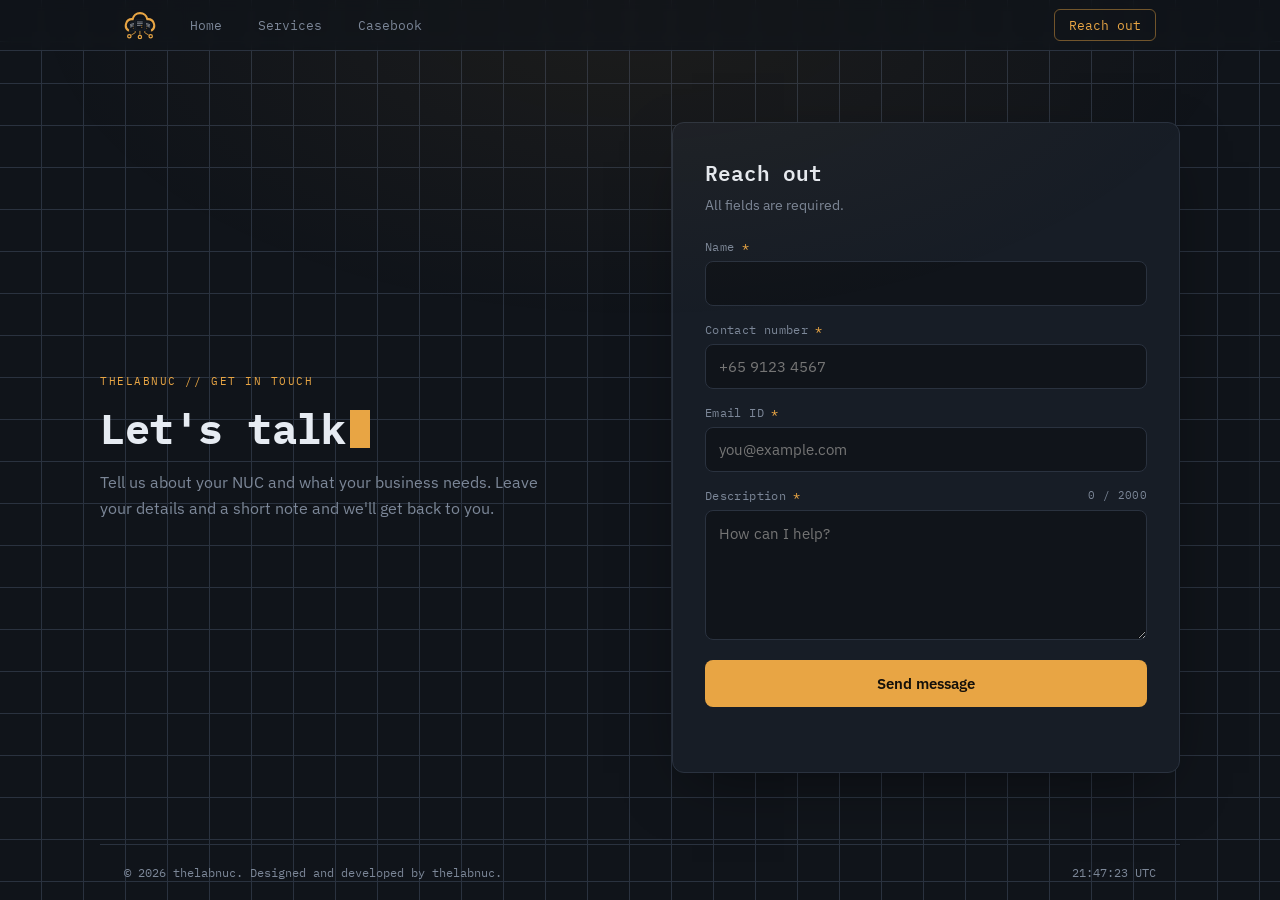
<file: contact.html>
<!DOCTYPE html>
<html lang="en">
<head>
<meta charset="UTF-8">
<meta name="viewport" content="width=device-width, initial-scale=1.0">
<title>thelabnuc // reach out</title>
<meta name="description" content="Get in touch with thelabnuc.">
<meta name="theme-color" content="#10141a">
<link rel="icon" type="image/svg+xml" href="data:image/svg+xml,%3Csvg xmlns='http://www.w3.org/2000/svg' viewBox='-60 -40 824 705'%3E%3Crect x='-60' y='-40' width='824' height='705' rx='120' fill='rgb(16,20,26)'/%3E%3Cpath d='M109 435A137 137 0 0 1 190 180A165 165 0 0 1 514 180A137 137 0 0 1 595 435' fill='none' stroke='rgb(232,165,68)' stroke-width='46'/%3E%3Crect x='258' y='185' width='185' height='237' rx='14' fill='rgb(230,235,242)'/%3E%3Cpolygon points='115,270 243,235 243,425 115,452' fill='rgb(230,235,242)'/%3E%3Cpolygon points='589,270 461,235 461,425 589,452' fill='rgb(230,235,242)'/%3E%3Cpath d='M350 438V522M247 442V478L160 530M457 442V478L544 530' fill='none' stroke='rgb(232,165,68)' stroke-width='22'/%3E%3Ccircle cx='350' cy='572' r='38' fill='none' stroke='rgb(232,165,68)' stroke-width='26'/%3E%3Ccircle cx='117' cy='555' r='38' fill='none' stroke='rgb(232,165,68)' stroke-width='26'/%3E%3Ccircle cx='587' cy='555' r='38' fill='none' stroke='rgb(232,165,68)' stroke-width='26'/%3E%3C/svg%3E">
<link rel="preconnect" href="https://fonts.googleapis.com">
<link rel="preconnect" href="https://fonts.gstatic.com" crossorigin>
<link href="https://fonts.googleapis.com/css2?family=IBM+Plex+Mono:wght@400;500;600;700&family=IBM+Plex+Sans:wght@400;500;600&display=swap" rel="stylesheet">
<style>
  :root {
    --bg: #10141a; --panel: #171d26; --line: #2a323f; --text: #e6ebf2; --muted: #7c8798;
    --amber: #e8a544; --green: #5fbf7d; --red: #e05d5d;
    --mono: 'IBM Plex Mono', ui-monospace, 'SF Mono', Menlo, monospace;
    --sans: 'IBM Plex Sans', system-ui, sans-serif;
  }
  * { box-sizing: border-box; }
  html, body { margin: 0; padding: 0; background: var(--bg); color: var(--text); font-family: var(--sans); min-height: 100vh; }
  body {
    background-image: linear-gradient(var(--line) 1px, transparent 1px), linear-gradient(90deg, var(--line) 1px, transparent 1px);
    background-size: 42px 42px; background-position: -1px -1px; background-color: var(--bg); background-attachment: fixed;
    position: relative; display: flex; flex-direction: column;
  }
  body::before { content: ""; position: fixed; inset: 0; background: radial-gradient(ellipse 80% 60% at 50% 0%, rgba(232,165,68,0.06), transparent 60%); pointer-events: none; }
  .tln-logo { display: block; width: 100%; height: auto; overflow: visible; }

  .tabbar { position: relative; z-index: 5; border-bottom: 1px solid var(--line); background: rgba(16,20,26,0.72); backdrop-filter: blur(6px); -webkit-backdrop-filter: blur(6px); }
  .tabbar-inner { max-width: 1080px; margin: 0 auto; padding: 0 24px; display: flex; align-items: center; gap: 4px; }
  .tab-brand { display: block; width: 32px; margin-right: 14px; flex-shrink: 0; }
  .tab { font-family: var(--mono); font-size: 13px; color: var(--muted); text-decoration: none; padding: 17px 16px 15px; border-bottom: 2px solid transparent; margin-bottom: -1px; transition: color .15s ease, border-color .15s ease; }
  .tab:hover, .tab:focus-visible { color: var(--text); outline: none; }
  .tab.active { color: var(--amber); border-bottom-color: var(--amber); }
  .tab-auth { margin-left: auto; font-family: var(--mono); font-size: 12.5px; color: var(--amber); text-decoration: none; border: 1px solid rgba(232,165,68,0.45); padding: 7px 14px; border-radius: 6px; transition: color .15s ease, border-color .15s ease, background .15s ease; }
  .tab-auth:hover, .tab-auth:focus-visible { color: #14100a; background: var(--amber); border-color: var(--amber); outline: none; }

  main { flex: 1; display: flex; align-items: center; justify-content: center; padding: 40px 24px; }
  .split { max-width: 1080px; width: 100%; display: grid; grid-template-columns: 1fr 1fr; gap: 64px; align-items: center; }
  .eyebrow { font-family: var(--mono); font-size: 11px; letter-spacing: .14em; text-transform: uppercase; color: var(--amber); margin: 0 0 16px; }
  h1 { font-family: var(--mono); font-weight: 700; font-size: clamp(30px, 4.2vw, 42px); line-height: 1.2; margin: 0 0 16px; letter-spacing: -.01em; }
  h1 .cursor { display: inline-block; width: .48em; height: .9em; background: var(--amber); vertical-align: -.1em; margin-left: 4px; animation: blink 1.1s step-end infinite; }
  @keyframes blink { 0%, 49% { opacity: 1; } 50%, 100% { opacity: 0; } }
  .lead { color: var(--muted); font-size: 15.5px; line-height: 1.65; max-width: 44ch; margin: 0; }

  .card { background: var(--panel); border: 1px solid var(--line); border-radius: 12px; padding: 32px; box-shadow: 0 20px 60px -20px rgba(0,0,0,.5); }
  .card h2 { font-family: var(--mono); font-size: 21px; font-weight: 600; margin: 0 0 6px; }
  .card .sub { color: var(--muted); font-size: 13.5px; line-height: 1.6; margin: 0 0 22px; }
  label { display: block; font-family: var(--mono); font-size: 12px; letter-spacing: .03em; color: var(--muted); margin-top: 16px; }
  label .req { color: var(--amber); }
  input, textarea {
    display: block; width: 100%; margin-top: 7px; padding: 12px 13px; font: 400 14.5px var(--sans); color: var(--text);
    background: var(--bg); border: 1px solid var(--line); border-radius: 8px; transition: border-color .15s ease;
  }
  textarea { min-height: 130px; resize: vertical; line-height: 1.5; }
  input:focus, textarea:focus { outline: none; border-color: var(--amber); }
  input[aria-invalid="true"], textarea[aria-invalid="true"] { border-color: var(--red); }
  .count { float: right; font-size: 11px; }
  .field-err { color: var(--red); font-size: 12px; min-height: 1.1em; margin-top: 5px; font-family: var(--sans); letter-spacing: 0; }
  .hp { position: absolute; left: -10000px; width: 1px; height: 1px; overflow: hidden; }
  .send-btn { display: flex; align-items: center; justify-content: center; gap: 10px; width: 100%; margin-top: 20px; background: var(--amber); color: #14100a; border: none; border-radius: 8px; padding: 14px 18px; font: 600 14.5px var(--sans); cursor: pointer; transition: filter .15s ease, transform .15s ease; }
  .send-btn:hover:not(:disabled), .send-btn:focus-visible { filter: brightness(1.08); transform: translateY(-1px); outline: none; }
  .send-btn:disabled { opacity: .6; cursor: wait; }
  .form-msg { margin-top: 14px; font-size: 13.5px; line-height: 1.5; min-height: 1.4em; }
  .form-msg.err { color: var(--red); }
  .success { text-align: center; padding: 18px 0 6px; }
  .success .tick { width: 48px; height: 48px; margin: 0 auto 14px; border-radius: 50%; border: 1.5px solid var(--green); color: var(--green); display: flex; align-items: center; justify-content: center; box-shadow: 0 0 18px rgba(95,191,125,.25); }
  .success h2 { margin-bottom: 8px; }
  .success .again { margin-top: 18px; font: 600 13px var(--mono); color: var(--amber); background: none; border: 1px solid rgba(232,165,68,.45); border-radius: 6px; padding: 9px 16px; cursor: pointer; }
  .success .again:hover { background: var(--amber); color: #14100a; }
  [hidden] { display: none !important; }

  footer { padding: 20px 24px; border-top: 1px solid var(--line); font-family: var(--mono); font-size: 12px; color: var(--muted); display: flex; justify-content: space-between; align-items: center; flex-wrap: wrap; gap: 10px; max-width: 1080px; width: 100%; margin: 0 auto; }

  @media (max-width: 860px) { .split { grid-template-columns: 1fr; gap: 36px; } .card { max-width: 520px; margin: 0 auto; width: 100%; } }
  @media (max-width: 480px) { .card { padding: 26px 20px; } .tabbar-inner { padding: 0 12px; } .tab { padding: 15px 10px 13px; } .tab-brand { width: 28px; margin-right: 6px; } footer { flex-direction: column; align-items: flex-start; gap: 6px; } }
  @media (prefers-reduced-motion: reduce) { .cursor { animation: none; } }
</style>
</head>
<body>
  <svg width="0" height="0" style="position:absolute" aria-hidden="true" focusable="false">
    <symbol id="tln-logo" viewBox="0 0 704 625">
      <!-- cloud -->
      <path d="M109 435A137 137 0 0 1 190 180A165 165 0 0 1 514 180A137 137 0 0 1 595 435"
            fill="none" stroke-width="46" style="stroke:var(--amber)"/>
      <!-- servers -->
      <g stroke-width="5" stroke-linejoin="round" style="fill:var(--bg);stroke:#3a4456">
        <rect x="258" y="185" width="185" height="237" rx="14"/>
        <polygon points="115,270 243,235 243,425 115,452"/>
        <polygon points="589,270 461,235 461,425 589,452"/>
      </g>
      <!-- server slots -->
      <g fill="none" stroke-width="11" stroke-linecap="round" style="stroke:var(--text)">
        <path d="M295 242H403M295 278H403M295 317H360"/>
        <path d="M143 297L210 276M143 323L210 305M143 352L180 342"/>
        <path d="M561 297L494 276M561 323L494 305M561 352L524 342"/>
      </g>
      <!-- status LEDs -->
      <g style="fill:var(--amber)">
        <circle cx="392" cy="321" r="11"/><circle cx="392" cy="359" r="11"/>
        <circle cx="203" cy="343" r="9"/><circle cx="203" cy="380" r="9"/>
        <circle cx="501" cy="343" r="9"/><circle cx="501" cy="380" r="9"/>
      </g>
      <!-- connectors + nodes -->
      <g fill="none" stroke-width="18" stroke-linejoin="round" style="stroke:var(--amber)">
        <path d="M350 438V522"/>
        <path d="M247 442V478L160 530"/>
        <path d="M457 442V478L544 530"/>
      </g>
      <g fill="none" stroke-width="26" style="stroke:var(--amber)">
        <circle cx="350" cy="572" r="37"/>
        <circle cx="117" cy="555" r="37"/>
        <circle cx="587" cy="555" r="37"/>
      </g>
    </symbol>
  </svg>


  <nav class="tabbar" aria-label="Sections">
    <div class="tabbar-inner">
      <a class="tab-brand" href="index.html#home" aria-label="theLabNUC home"><svg class="tln-logo" viewBox="0 0 704 625"><use href="#tln-logo"/></svg></a>
      <a class="tab" href="index.html#home">Home</a>
      <a class="tab" href="index.html#services">Services</a>
      <a class="tab" href="index.html#casebook">Casebook</a>
      <a class="tab-auth" href="contact.html" aria-current="page">Reach out</a>
    </div>
  </nav>

  <main>
    <div class="split">
      <div>
        <p class="eyebrow">thelabnuc // get in touch</p>
        <h1>Let's talk<span class="cursor"></span></h1>
        <p class="lead">Tell us about your NUC and what your business needs. Leave your details and a short note and we'll get back to you.</p>
      </div>

      <div class="card">
        <form id="contactForm" novalidate>
          <h2>Reach out</h2>
          <p class="sub">All fields are required.</p>

          <label for="name">Name <span class="req">*</span>
            <input id="name" name="name" autocomplete="name" maxlength="100" required>
            <span class="field-err" id="err-name"></span>
          </label>
          <label for="phone">Contact number <span class="req">*</span>
            <input id="phone" name="phone" type="tel" inputmode="tel" autocomplete="tel" maxlength="25" placeholder="+65 9123 4567" required>
            <span class="field-err" id="err-phone"></span>
          </label>
          <label for="email">Email ID <span class="req">*</span>
            <input id="email" name="email" type="email" autocomplete="email" maxlength="254" placeholder="you@example.com" required>
            <span class="field-err" id="err-email"></span>
          </label>
          <label for="message">Description <span class="req">*</span> <span class="count" id="count">0 / 2000</span>
            <textarea id="message" name="message" maxlength="2000" required placeholder="How can I help?"></textarea>
            <span class="field-err" id="err-message"></span>
          </label>

          <!-- Honeypot: real visitors never see or fill this -->
          <div class="hp" aria-hidden="true"><label>Website <input name="website" id="website" tabindex="-1" autocomplete="off"></label></div>

          <button class="send-btn" id="sendBtn" type="submit">Send message</button>
          <div class="form-msg" id="formMsg" role="status" aria-live="polite"></div>
        </form>

        <div class="success" id="success" hidden>
          <div class="tick"><svg width="24" height="24" viewBox="0 0 24 24" fill="none" stroke="currentColor" stroke-width="2.2" stroke-linecap="round" stroke-linejoin="round"><polyline points="20 6 9 17 4 12"/></svg></div>
          <h2>Message sent</h2>
          <p class="sub">Thanks, we'll get back to you soon.</p>
          <button class="again" id="again" type="button">Send another</button>
        </div>
      </div>
    </div>
  </main>

  <footer>
    <span>&copy; 2026 thelabnuc. Designed and developed by thelabnuc.</span>
    <span id="clockFooter"></span>
  </footer>

  <script>
    // Web3Forms sends each submission to thelabnuc@gmail.com.
    // Get the access key at https://web3forms.com (enter thelabnuc@gmail.com, the key is emailed to you)
    // and paste it below. The key is meant to be public, so it is fine in this file.
    const WEB3FORMS_KEY = '0d5d0297-62f9-4229-8a22-0d37c2adf7ad';
    const CONTACT_ENDPOINT = 'https://api.web3forms.com/submit';

    const $ = (id) => document.getElementById(id);
    const form = $('contactForm');
    const fields = ['name', 'phone', 'email', 'message'];

    function tick() {
      const opts = { hour: '2-digit', minute: '2-digit', second: '2-digit', hour12: false };
      let tz = '';
      try { tz = (new Intl.DateTimeFormat('en-US', { timeZoneName: 'short' }).formatToParts(new Date()).find(p => p.type === 'timeZoneName') || {}).value || ''; } catch (e) {}
      $('clockFooter').textContent = new Date().toLocaleTimeString('en-GB', opts) + (tz ? ' ' + tz : '');
    }
    tick(); setInterval(tick, 1000);

    $('message').addEventListener('input', () => { $('count').textContent = $('message').value.length + ' / 2000'; });

    const rules = {
      name:    (v) => v.length < 2 ? 'Please enter your name.' : '',
      phone:   (v) => (/^\+?[0-9][0-9 ()\-]{5,23}$/.test(v) && (v.match(/[0-9]/g) || []).length >= 7) ? '' : 'Enter a valid contact number, for example +65 9123 4567.',
      email:   (v) => /^[^\s@]+@[^\s@]+\.[^\s@]{2,}$/.test(v) ? '' : 'Enter a valid email address.',
      message: (v) => v.length < 10 ? 'Please add a few more details (at least 10 characters).' : ''
    };

    function validate() {
      let first = null;
      fields.forEach((f) => {
        const el = $(f), msg = rules[f](el.value.trim());
        $('err-' + f).textContent = msg;
        el.setAttribute('aria-invalid', msg ? 'true' : 'false');
        if (msg && !first) first = el;
      });
      if (first) first.focus();
      return !first;
    }
    fields.forEach((f) => $(f).addEventListener('input', () => { if ($(f).getAttribute('aria-invalid') === 'true') { const m = rules[f]($(f).value.trim()); $('err-' + f).textContent = m; $(f).setAttribute('aria-invalid', m ? 'true' : 'false'); } }));

    function setMsg(text, isErr) { const m = $('formMsg'); m.textContent = text || ''; m.className = 'form-msg' + (isErr ? ' err' : ''); }

    form.addEventListener('submit', async (e) => {
      e.preventDefault();
      setMsg('');
      if (!validate()) return;
      if (WEB3FORMS_KEY.indexOf('PASTE_') === 0) { setMsg('The form is not set up yet: the Web3Forms access key is missing.', true); return; }
      const btn = $('sendBtn');
      btn.disabled = true; btn.textContent = 'Sending…';
      const controller = new AbortController();
      const timer = setTimeout(() => controller.abort(), 20000);
      try {
        const res = await fetch(CONTACT_ENDPOINT, {
          method: 'POST',
          headers: { 'Content-Type': 'application/json', 'Accept': 'application/json' },
          body: JSON.stringify({
            access_key: WEB3FORMS_KEY,
            subject: 'thelabnuc.com contact form: ' + $('name').value.trim(),
            from_name: 'thelabnuc.com',
            name: $('name').value.trim(), phone: $('phone').value.trim(),
            email: $('email').value.trim(), message: $('message').value.trim(),
            botcheck: $('website').value
          }),
          signal: controller.signal
        });
        let data = {};
        try { data = await res.json(); } catch (err) { /* not JSON */ }
        if (!res.ok || data.success === false) throw new Error(data.message || 'Could not send your message (error ' + res.status + '). Please try again later.');
        form.hidden = true; $('success').hidden = false;
      } catch (err) {
        setMsg(err.name === 'AbortError' ? 'The request timed out. Please try again.' : (err.message === 'Failed to fetch' ? 'Could not reach the server. Please try again later.' : err.message), true);
      } finally {
        clearTimeout(timer);
        btn.disabled = false; btn.textContent = 'Send message';
      }
    });

    $('again').addEventListener('click', () => {
      form.reset(); $('count').textContent = '0 / 2000';
      fields.forEach((f) => $(f).removeAttribute('aria-invalid'));
      $('success').hidden = true; form.hidden = false; setMsg(''); $('name').focus();
    });
  </script>
</body>
</html>
</file>
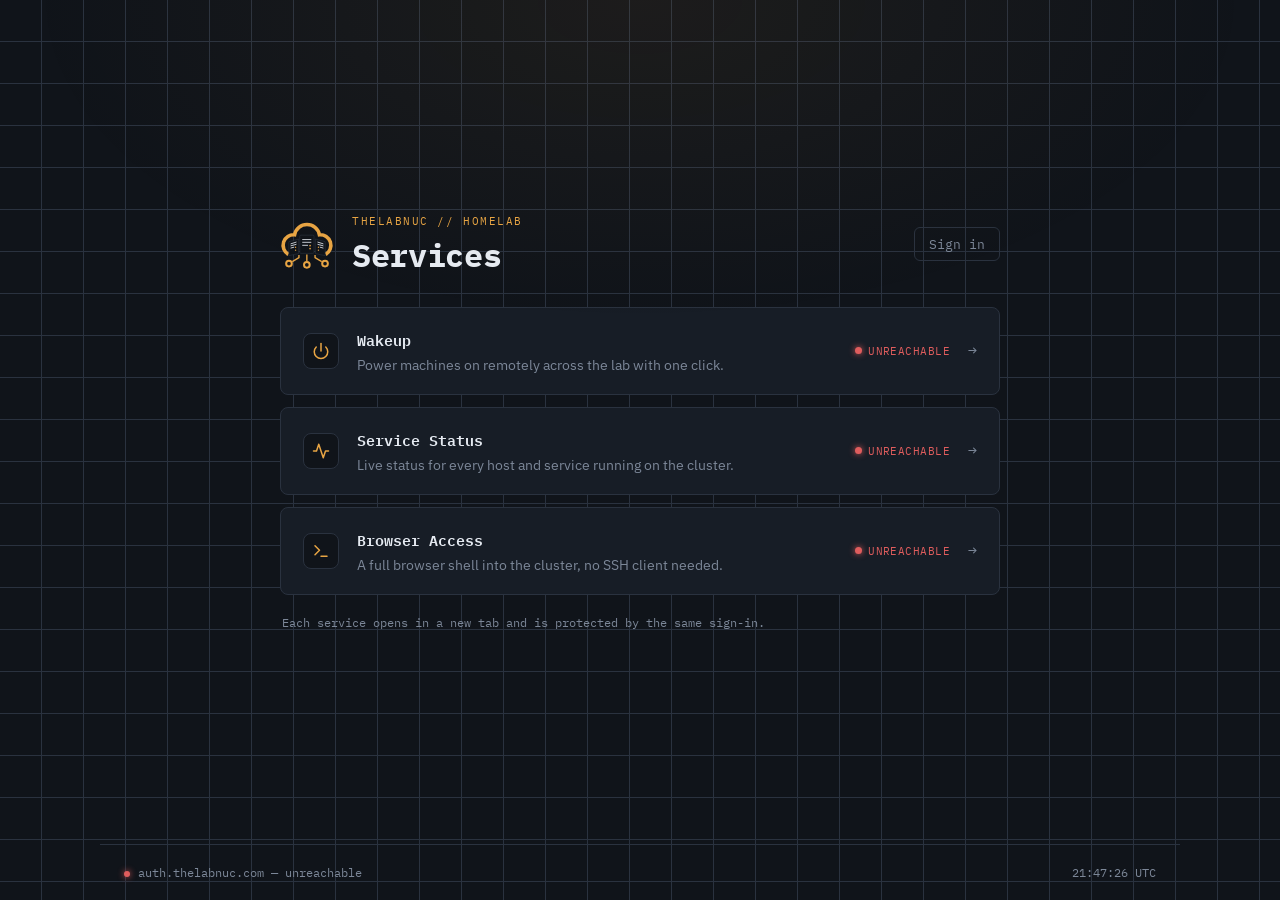
<file: services.html>
<!DOCTYPE html>
<html lang="en">
<head>
<meta charset="UTF-8">
<meta name="viewport" content="width=device-width, initial-scale=1.0">
<title>thelabnuc // services</title>
<meta name="description" content="thelabnuc.com homelab services.">
<meta name="robots" content="noindex">
<meta name="theme-color" content="#10141a">
<link rel="icon" type="image/svg+xml" href="data:image/svg+xml,%3Csvg xmlns='http://www.w3.org/2000/svg' viewBox='-60 -40 824 705'%3E%3Crect x='-60' y='-40' width='824' height='705' rx='120' fill='rgb(16,20,26)'/%3E%3Cpath d='M109 435A137 137 0 0 1 190 180A165 165 0 0 1 514 180A137 137 0 0 1 595 435' fill='none' stroke='rgb(232,165,68)' stroke-width='46'/%3E%3Crect x='258' y='185' width='185' height='237' rx='14' fill='rgb(230,235,242)'/%3E%3Cpolygon points='115,270 243,235 243,425 115,452' fill='rgb(230,235,242)'/%3E%3Cpolygon points='589,270 461,235 461,425 589,452' fill='rgb(230,235,242)'/%3E%3Cpath d='M350 438V522M247 442V478L160 530M457 442V478L544 530' fill='none' stroke='rgb(232,165,68)' stroke-width='22'/%3E%3Ccircle cx='350' cy='572' r='38' fill='none' stroke='rgb(232,165,68)' stroke-width='26'/%3E%3Ccircle cx='117' cy='555' r='38' fill='none' stroke='rgb(232,165,68)' stroke-width='26'/%3E%3Ccircle cx='587' cy='555' r='38' fill='none' stroke='rgb(232,165,68)' stroke-width='26'/%3E%3C/svg%3E">
<link rel="preconnect" href="https://fonts.googleapis.com">
<link rel="preconnect" href="https://fonts.gstatic.com" crossorigin>
<link href="https://fonts.googleapis.com/css2?family=IBM+Plex+Mono:wght@400;500;600;700&family=IBM+Plex+Sans:wght@400;500;600&display=swap" rel="stylesheet">
<style>
  :root {
    --bg: #10141a;
    --panel: #171d26;
    --panel-hover: #1c2330;
    --line: #2a323f;
    --text: #e6ebf2;
    --muted: #7c8798;
    --amber: #e8a544;
    --green: #5fbf7d;
    --red: #e05d5d;
    --mono: 'IBM Plex Mono', ui-monospace, 'SF Mono', Menlo, monospace;
    --sans: 'IBM Plex Sans', system-ui, sans-serif;
  }

  * { box-sizing: border-box; }

  html, body {
    margin: 0;
    padding: 0;
    background: var(--bg);
    color: var(--text);
    font-family: var(--sans);
    min-height: 100vh;
  }

  body {
    background-image:
      linear-gradient(var(--line) 1px, transparent 1px),
      linear-gradient(90deg, var(--line) 1px, transparent 1px);
    background-size: 42px 42px;
    background-position: -1px -1px;
    background-color: var(--bg);
    background-attachment: fixed;
    position: relative;
    display: flex;
    flex-direction: column;
  }

  body::before {
    content: "";
    position: fixed;
    inset: 0;
    background: radial-gradient(ellipse 80% 60% at 50% 0%, rgba(232,165,68,0.06), transparent 60%);
    pointer-events: none;
  }

  /* ---- top status bar ---- */
  footer .dot {
    display: inline-block;
    width: 6px;
    height: 6px;
    border-radius: 50%;
    background: var(--muted);
    margin-right: 8px;
    box-shadow: 0 0 6px var(--muted);
    transition: background 0.2s ease, box-shadow 0.2s ease;
  }

  footer .dot.checking { background: var(--amber); box-shadow: 0 0 6px var(--amber); animation: pulse 1s ease-in-out infinite; }
  footer .dot.online { background: var(--green); box-shadow: 0 0 6px var(--green); animation: pulse 2.4s ease-in-out infinite; }
  footer .dot.offline { background: var(--red); box-shadow: 0 0 6px var(--red); animation: none; }

  @keyframes pulse { 0%, 100% { opacity: 1; } 50% { opacity: 0.35; } }
  @keyframes blink { 0%, 49% { opacity: 1; } 50%, 100% { opacity: 0; } }

  /* ---- main split layout ---- */
  main {
    flex: 1;
    display: flex;
    align-items: center;
    justify-content: center;
    padding: 40px 24px;
  }

  .split {
    max-width: 1080px;
    width: 100%;
    display: grid;
    grid-template-columns: 1.15fr 0.85fr;
    gap: 64px;
    align-items: center;
  }

  /* ---- left: brand + feature highlights ---- */
  .brand-col { padding: 12px 0; }

  .eyebrow {
    font-family: var(--mono);
    font-size: 11px;
    letter-spacing: 0.14em;
    text-transform: uppercase;
    color: var(--amber);
    margin: 0 0 16px;
  }

  h1 {
    font-family: var(--mono);
    font-weight: 700;
    font-size: clamp(30px, 4.2vw, 42px);
    line-height: 1.2;
    margin: 0 0 16px;
    letter-spacing: -0.01em;
  }

  h1 .cursor {
    display: inline-block;
    width: 0.48em;
    height: 0.9em;
    background: var(--amber);
    vertical-align: -0.1em;
    margin-left: 4px;
    animation: blink 1.1s step-end infinite;
  }

  .brand-col > p.lead {
    color: var(--muted);
    font-size: 15.5px;
    line-height: 1.65;
    max-width: 44ch;
    margin: 0 0 40px;
  }

  .features {
    display: flex;
    flex-direction: column;
    gap: 4px;
  }

  .feature {
    display: flex;
    align-items: flex-start;
    gap: 16px;
    padding: 16px 4px;
    border-top: 1px solid var(--line);
  }

  .feature-icon {
    flex-shrink: 0;
    width: 36px;
    height: 36px;
    border-radius: 8px;
    background: var(--panel);
    border: 1px solid var(--line);
    display: flex;
    align-items: center;
    justify-content: center;
    color: var(--amber);
  }

  .feature-icon svg { width: 18px; height: 18px; }

  .feature-body { flex: 1; min-width: 0; padding-top: 2px; }

  .feature-name {
    font-family: var(--mono);
    font-weight: 600;
    font-size: 14.5px;
    margin: 0 0 3px;
    display: flex;
    align-items: center;
    gap: 8px;
  }

  .feature-name .lock {
    color: var(--muted);
    font-size: 11px;
    font-weight: 400;
    letter-spacing: 0.04em;
    text-transform: uppercase;
    font-family: var(--mono);
  }

  .feature-desc {
    font-size: 13.5px;
    color: var(--muted);
    margin: 0;
    line-height: 1.5;
  }

  /* ---- right: sign-in card ---- */
  .signin-card {
    background: var(--panel);
    border: 1px solid var(--line);
    border-radius: 12px;
    padding: 36px 32px;
    box-shadow: 0 20px 60px -20px rgba(0,0,0,0.5);
  }

  /* ---- logo ---- */
  .tln-logo {
    display: block;
    width: 100%;
    height: auto;
    overflow: visible;
  }

  .brand-lockup {
    display: flex;
    flex-direction: column;
    align-items: center;
    gap: 14px;
    margin-bottom: 28px;
  }

  .brand-lockup .tln-logo {
    width: 92px;
    filter: drop-shadow(0 6px 18px rgba(232,165,68,0.18));
  }

  .wordmark {
    font-family: var(--mono);
    font-weight: 700;
    font-size: 24px;
    letter-spacing: -0.02em;
    line-height: 1;
    color: var(--text);
  }

  .wordmark b { color: var(--amber); font-weight: 700; }

  .dash-title {
    display: flex;
    align-items: center;
    gap: 18px;
  }

  .dash-title .tln-logo {
    width: 54px;
    flex-shrink: 0;
  }

  .signin-card h2 {
    font-family: var(--mono);
    font-size: 21px;
    font-weight: 600;
    margin: 0 0 8px;
  }

  .signin-card p.sub {
    color: var(--muted);
    font-size: 13.5px;
    line-height: 1.6;
    margin: 0 0 28px;
  }

  .signin-btn {
    display: flex;
    align-items: center;
    justify-content: center;
    gap: 10px;
    width: 100%;
    background: var(--amber);
    color: #14100a;
    border: none;
    border-radius: 8px;
    padding: 14px 18px;
    font-family: var(--sans);
    font-weight: 600;
    font-size: 14.5px;
    text-decoration: none;
    cursor: pointer;
    transition: filter 0.15s ease, transform 0.15s ease;
  }

  .signin-btn:hover, .signin-btn:focus-visible {
    filter: brightness(1.08);
    transform: translateY(-1px);
    outline: none;
  }

  .signin-btn svg { width: 16px; height: 16px; flex-shrink: 0; }

  .signin-meta {
    display: flex;
    align-items: center;
    justify-content: center;
    gap: 8px;
    margin-top: 16px;
    font-family: var(--mono);
    font-size: 11.5px;
    color: var(--muted);
  }

  /* ---- signed-in dashboard ---- */
  #signedInView {
    max-width: 720px;
    width: 100%;
    margin: 0 auto;
  }

  .dash-header {
    display: flex;
    align-items: center;
    justify-content: space-between;
    margin-bottom: 32px;
    flex-wrap: wrap;
    gap: 12px;
  }

  .dash-header .eyebrow { margin: 0 0 8px; }

  .dash-header h1 {
    font-size: clamp(24px, 3.4vw, 32px);
    margin: 0;
  }

  .signout-link {
    font-family: var(--mono);
    font-size: 12.5px;
    color: var(--muted);
    text-decoration: none;
    border: 1px solid var(--line);
    padding: 8px 14px;
    border-radius: 6px;
    transition: color 0.15s ease, border-color 0.15s ease;
  }

  .signout-link:hover, .signout-link:focus-visible {
    color: var(--text);
    border-color: #3a4456;
    outline: none;
  }

  .rack {
    display: flex;
    flex-direction: column;
    gap: 12px;
  }

  .unit {
    display: flex;
    align-items: center;
    gap: 18px;
    background: var(--panel);
    border: 1px solid var(--line);
    border-radius: 8px;
    padding: 20px 22px;
    text-decoration: none;
    color: inherit;
    transition: background 0.15s ease, border-color 0.15s ease, transform 0.15s ease;
  }

  .unit:hover, .unit:focus-visible {
    background: var(--panel-hover);
    border-color: #3a4456;
    transform: translateX(3px);
    outline: none;
  }

  .unit-icon {
    flex-shrink: 0;
    width: 36px;
    height: 36px;
    border-radius: 8px;
    background: var(--bg);
    border: 1px solid var(--line);
    display: flex;
    align-items: center;
    justify-content: center;
    color: var(--amber);
  }

  .unit-icon svg { width: 18px; height: 18px; }

  .unit-body { flex: 1; min-width: 0; }

  .unit-name {
    font-family: var(--mono);
    font-weight: 600;
    font-size: 15px;
    margin: 0 0 3px;
  }

  .unit-desc {
    font-size: 13.5px;
    color: var(--muted);
    margin: 0;
  }

  .unit-status {
    display: flex;
    align-items: center;
    gap: 6px;
    font-family: var(--mono);
    font-size: 11px;
    letter-spacing: 0.04em;
    text-transform: uppercase;
    color: var(--green);
    flex-shrink: 0;
  }

  .unit-status .led {
    width: 7px;
    height: 7px;
    border-radius: 50%;
    background: var(--green);
    box-shadow: 0 0 6px var(--green);
  }

  .arrow {
    font-family: var(--mono);
    color: var(--muted);
    font-size: 15px;
    flex-shrink: 0;
    transition: transform 0.15s ease, color 0.15s ease;
  }

  .unit:hover .arrow, .unit:focus-visible .arrow {
    transform: translateX(3px);
    color: var(--amber);
  }

  /* ---- hardware photo ---- */
  .hardware {
    position: relative;
    max-width: 1080px;
    width: 100%;
    margin: 0 auto;
    padding: 0 24px 48px;
  }

  .hardware figure {
    margin: 0;
    background: var(--panel);
    border: 1px solid var(--line);
    border-radius: 12px;
    overflow: hidden;
    box-shadow: 0 20px 60px -20px rgba(0,0,0,0.5);
  }

  .photo {
    position: relative;
    overflow: hidden;
    background: #000;
  }

  .photo img {
    display: block;
    width: 100%;
    height: auto;
    filter: contrast(1.06) saturate(1.1) brightness(1.04);
  }

  /* vignette + soft amber glow from the top */
  .photo::after {
    content: "";
    position: absolute;
    inset: 0;
    pointer-events: none;
    background:
      radial-gradient(ellipse 70% 60% at 50% 0%, rgba(232,165,68,0.14), transparent 65%),
      radial-gradient(ellipse 120% 100% at 50% 50%, transparent 55%, rgba(8,10,14,0.55) 100%);
  }

  /* corner brackets */
  .photo::before {
    content: "";
    position: absolute;
    inset: 12px;
    z-index: 2;
    pointer-events: none;
    background:
      linear-gradient(var(--amber), var(--amber)) top left / 18px 1.5px no-repeat,
      linear-gradient(var(--amber), var(--amber)) top left / 1.5px 18px no-repeat,
      linear-gradient(var(--amber), var(--amber)) top right / 18px 1.5px no-repeat,
      linear-gradient(var(--amber), var(--amber)) top right / 1.5px 18px no-repeat,
      linear-gradient(var(--amber), var(--amber)) bottom left / 18px 1.5px no-repeat,
      linear-gradient(var(--amber), var(--amber)) bottom left / 1.5px 18px no-repeat,
      linear-gradient(var(--amber), var(--amber)) bottom right / 18px 1.5px no-repeat,
      linear-gradient(var(--amber), var(--amber)) bottom right / 1.5px 18px no-repeat;
    opacity: 0.85;
  }

  /* device labels */
  .chip {
    position: absolute;
    z-index: 3;
    transform: translate(-50%, -50%);
    display: inline-flex;
    align-items: center;
    gap: 7px;
    padding: 5px 10px;
    border-radius: 999px;
    background: rgba(16,20,26,0.82);
    border: 1px solid var(--line);
    backdrop-filter: blur(4px);
    -webkit-backdrop-filter: blur(4px);
    font-family: var(--mono);
    font-size: 11px;
    font-weight: 500;
    letter-spacing: 0.04em;
    color: var(--text);
    white-space: nowrap;
  }

  .chip::before {
    content: "";
    width: 6px;
    height: 6px;
    border-radius: 50%;
    background: var(--green);
    box-shadow: 0 0 6px var(--green);
  }

  @media (max-width: 560px) {
    .chip { display: none; }
  }

  .hardware figcaption {
    display: flex;
    justify-content: space-between;
    gap: 12px;
    flex-wrap: wrap;
    padding: 14px 20px;
    border-top: 1px solid var(--line);
    font-family: var(--mono);
    font-size: 12px;
    color: var(--muted);
  }

  .hardware figcaption .tag {
    color: var(--amber);
    letter-spacing: 0.14em;
    text-transform: uppercase;
  }

  /* ---- footer ---- */
  footer {
    padding: 20px 24px;
    border-top: 1px solid var(--line);
    font-family: var(--mono);
    font-size: 12px;
    color: var(--muted);
    display: flex;
    justify-content: space-between;
    align-items: center;
    flex-wrap: wrap;
    gap: 10px;
    max-width: 1080px;
    width: 100%;
    margin: 0 auto;
  }

  footer .prompt::after { content: "_"; animation: blink 1.1s step-end infinite; }

  @media (max-width: 860px) {
    .split { grid-template-columns: 1fr; gap: 44px; }
    .signin-card { max-width: 440px; margin: 0 auto; width: 100%; }
  }

  @media (max-width: 480px) {
    footer { flex-direction: column; align-items: flex-start; gap: 6px; }
    .signin-card { padding: 28px 22px; }
    .dash-header { flex-direction: column; align-items: flex-start; }
    .unit { padding: 16px; gap: 14px; }
    .hardware { padding: 0 16px 36px; }
  }

  @media (prefers-reduced-motion: reduce) {
    .cursor, footer .dot.online, footer .dot.checking {
      animation: none;
    }
  }

  /* ---- services page ---- */
  body.pending main { visibility: hidden; }

  .unit-status .label { min-width: 74px; }

  .unit-status.checking { color: var(--amber); }
  .unit-status.checking .led { background: var(--amber); box-shadow: 0 0 6px var(--amber); animation: pulse 1s ease-in-out infinite; }

  .unit-status.offline { color: var(--red); }
  .unit-status.offline .led { background: var(--red); box-shadow: 0 0 6px var(--red); }

  .services-note {
    margin: 20px 2px 0;
    font-family: var(--mono);
    font-size: 11.5px;
    color: var(--muted);
  }

</style>
</head>
<body class="pending">
  <!-- thelabnuc logo, recoloured to the site palette -->
  <svg width="0" height="0" style="position:absolute" aria-hidden="true" focusable="false">
    <symbol id="tln-logo" viewBox="0 0 704 625">
      <!-- cloud -->
      <path d="M109 435A137 137 0 0 1 190 180A165 165 0 0 1 514 180A137 137 0 0 1 595 435"
            fill="none" stroke-width="46" style="stroke:var(--amber)"/>
      <!-- servers -->
      <g stroke-width="5" stroke-linejoin="round" style="fill:var(--bg);stroke:#3a4456">
        <rect x="258" y="185" width="185" height="237" rx="14"/>
        <polygon points="115,270 243,235 243,425 115,452"/>
        <polygon points="589,270 461,235 461,425 589,452"/>
      </g>
      <!-- server slots -->
      <g fill="none" stroke-width="11" stroke-linecap="round" style="stroke:var(--text)">
        <path d="M295 242H403M295 278H403M295 317H360"/>
        <path d="M143 297L210 276M143 323L210 305M143 352L180 342"/>
        <path d="M561 297L494 276M561 323L494 305M561 352L524 342"/>
      </g>
      <!-- status LEDs -->
      <g style="fill:var(--amber)">
        <circle cx="392" cy="321" r="11"/><circle cx="392" cy="359" r="11"/>
        <circle cx="203" cy="343" r="9"/><circle cx="203" cy="380" r="9"/>
        <circle cx="501" cy="343" r="9"/><circle cx="501" cy="380" r="9"/>
      </g>
      <!-- connectors + nodes -->
      <g fill="none" stroke-width="18" stroke-linejoin="round" style="stroke:var(--amber)">
        <path d="M350 438V522"/>
        <path d="M247 442V478L160 530"/>
        <path d="M457 442V478L544 530"/>
      </g>
      <g fill="none" stroke-width="26" style="stroke:var(--amber)">
        <circle cx="350" cy="572" r="37"/>
        <circle cx="117" cy="555" r="37"/>
        <circle cx="587" cy="555" r="37"/>
      </g>
    </symbol>
  </svg>

  <main>
    <div id="signedInView">
      <div class="dash-header">
        <div class="dash-title">
          <svg class="tln-logo" viewBox="0 0 704 625" role="img" aria-label="theLabNUC"><use href="#tln-logo"/></svg>
          <div>
            <p class="eyebrow">thelabnuc // homelab</p>
            <h1>Services</h1>
          </div>
        </div>
        <a class="signout-link" href="https://auth.thelabnuc.com/?rd=https%3A%2F%2Fthelabnuc.com%2Fservices.html" id="signoutBtn">Sign in</a>
      </div>

      <div class="rack">
        <a class="unit" href="https://wol.thelabnuc.com" target="_blank" rel="noopener" data-host="https://wol.thelabnuc.com/">
          <div class="unit-icon">
            <svg viewBox="0 0 24 24" fill="none" stroke="currentColor" stroke-width="2" stroke-linecap="round" stroke-linejoin="round"><path d="M18.36 6.64a9 9 0 1 1-12.73 0"/><line x1="12" y1="2" x2="12" y2="12"/></svg>
          </div>
          <div class="unit-body">
            <p class="unit-name">Wakeup</p>
            <p class="unit-desc">Power machines on remotely across the lab with one click.</p>
          </div>
          <span class="unit-status checking"><span class="led"></span><span class="label">Checking</span></span>
          <span class="arrow">&rarr;</span>
        </a>

        <a class="unit" href="https://uptime.thelabnuc.com" target="_blank" rel="noopener" data-host="https://uptime.thelabnuc.com/">
          <div class="unit-icon">
            <svg viewBox="0 0 24 24" fill="none" stroke="currentColor" stroke-width="2" stroke-linecap="round" stroke-linejoin="round"><polyline points="22 12 18 12 15 21 9 3 6 12 2 12"/></svg>
          </div>
          <div class="unit-body">
            <p class="unit-name">Service Status</p>
            <p class="unit-desc">Live status for every host and service running on the cluster.</p>
          </div>
          <span class="unit-status checking"><span class="led"></span><span class="label">Checking</span></span>
          <span class="arrow">&rarr;</span>
        </a>

        <a class="unit" href="https://tty.thelabnuc.com" target="_blank" rel="noopener" data-host="https://tty.thelabnuc.com/">
          <div class="unit-icon">
            <svg viewBox="0 0 24 24" fill="none" stroke="currentColor" stroke-width="2" stroke-linecap="round" stroke-linejoin="round"><polyline points="4 17 10 11 4 5"/><line x1="12" y1="19" x2="20" y2="19"/></svg>
          </div>
          <div class="unit-body">
            <p class="unit-name">Browser Access</p>
            <p class="unit-desc">A full browser shell into the cluster, no SSH client needed.</p>
          </div>
          <span class="unit-status checking"><span class="led"></span><span class="label">Checking</span></span>
          <span class="arrow">&rarr;</span>
        </a>
      </div>

      <p class="services-note">Each service opens in a new tab and is protected by the same sign-in.</p>
    </div>
  </main>

  <footer>
    <span><span class="dot checking" id="statusDotFooter"></span><span id="statusTextFooter">auth.thelabnuc.com — checking&hellip;</span></span>
    <span id="clockFooter"></span>
  </footer>

  <script>
    // ---- Clock ----
    function getTimeZoneAbbr() {
      try {
        const parts = new Intl.DateTimeFormat('en-US', { timeZoneName: 'short' }).formatToParts(new Date());
        const tz = parts.find(p => p.type === 'timeZoneName');
        return tz ? tz.value : '';
      } catch (e) { return ''; }
    }
    function updateClock() {
      const opts = { hour: '2-digit', minute: '2-digit', second: '2-digit', hour12: false };
      const tzAbbr = getTimeZoneAbbr();
      document.getElementById('clockFooter').textContent =
        new Date().toLocaleTimeString('en-GB', opts) + (tzAbbr ? ' ' + tzAbbr : '');
    }
    updateClock();
    setInterval(updateClock, 1000);

    // ---- Session guard ----
    // Sends the visitor back to sign-in only if the auth server answers 401/403.
    // (Cosmetic only: real protection must come from your auth layer on each
    // service host, e.g. forward-auth in front of wol / uptime / tty.)
    // Requirements: session cookie scoped to .thelabnuc.com, and the verify
    // endpoint must allow this origin with credentials via CORS.
    const SESSION_CHECK_URL = 'https://auth.thelabnuc.com/api/verify';
    const SESSION_CHECK_INTERVAL_MS = 60000;

    async function requireSession() {
      try {
        const res = await fetch(SESSION_CHECK_URL, {
          method: 'GET', credentials: 'include', mode: 'cors', cache: 'no-store',
        });
        // Explicitly told "not signed in": back to the sign-in page.
        if (res.status === 401 || res.status === 403) {
          window.location.replace('index.html');
          return;
        }
        // Confirmed signed in: show Sign out. Otherwise the button stays "Sign in".
        if (res.ok) {
          const b = document.getElementById('signoutBtn');
          b.textContent = 'Sign out';
          b.href = 'https://auth.thelabnuc.com/logout';
        }
      } catch (err) {
        // CORS block / network error: the check can't tell us anything, so
        // don't bounce a signed-in user. The service hosts still enforce auth.
      }
      document.body.classList.remove('pending');
    }
    requireSession();
    setInterval(requireSession, SESSION_CHECK_INTERVAL_MS);

    // ---- Live reachability of each service (no-cors probe) ----
    const CHECK_INTERVAL_MS = 30000;
    const TIMEOUT_MS = 5000;

    async function probe(url) {
      const controller = new AbortController();
      const timer = setTimeout(() => controller.abort(), TIMEOUT_MS);
      try {
        await fetch(url, { mode: 'no-cors', cache: 'no-store', signal: controller.signal });
        return true;
      } catch (err) {
        return false;
      } finally {
        clearTimeout(timer);
      }
    }

    function setStatus(el, state, text) {
      el.className = 'unit-status ' + state;
      el.querySelector('.label').textContent = text;
    }

    async function checkServices() {
      const units = document.querySelectorAll('.unit[data-host]');
      await Promise.all([...units].map(async (u) => {
        const el = u.querySelector('.unit-status');
        const ok = await probe(u.dataset.host);
        setStatus(el, ok ? '' : 'offline', ok ? 'Online' : 'Unreachable');
      }));
    }

    // ---- Auth host reachability (footer) ----
    async function checkAuth() {
      const dot = document.getElementById('statusDotFooter');
      const text = document.getElementById('statusTextFooter');
      const ok = await probe('https://auth.thelabnuc.com/');
      dot.className = 'dot ' + (ok ? 'online' : 'offline');
      text.textContent = 'auth.thelabnuc.com — ' + (ok ? 'online' : 'unreachable');
    }

    function refresh() { checkServices(); checkAuth(); }
    refresh();
    setInterval(refresh, CHECK_INTERVAL_MS);
  </script>
</body>
</html>
</file>
